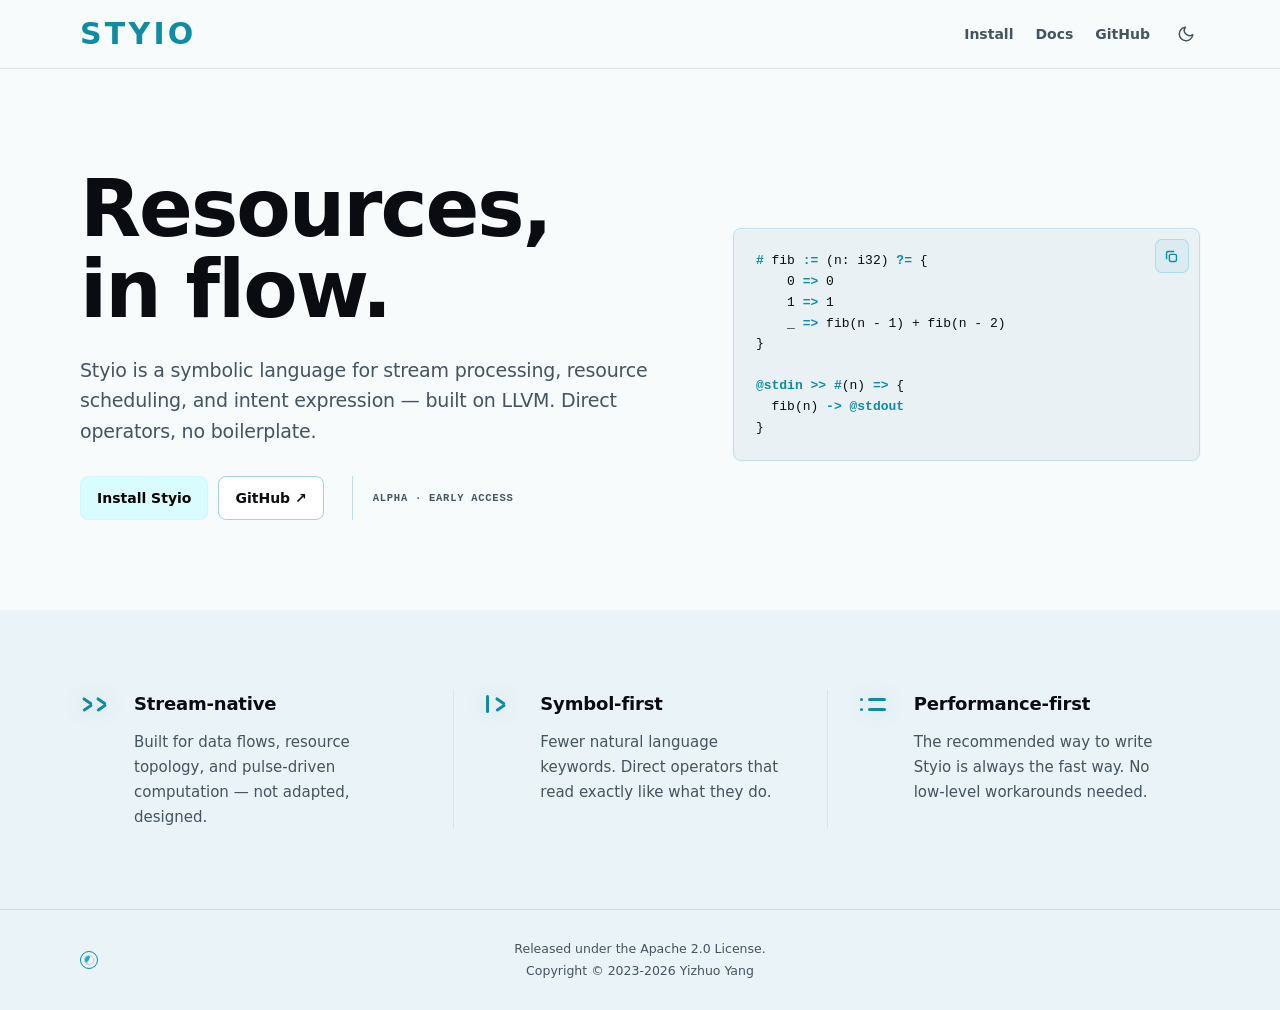
<file: index.html>
<!doctype html>
<html lang="en">
  <head>
    <meta charset="utf-8">
    <meta name="viewport" content="width=device-width, initial-scale=1">
    <title>Styio</title>
    <meta name="description" content="Styio &mdash; a programming language built to be avant-garde, comfortable, and uncompromising.">
    <link rel="icon" href="/assets/styio-mark.svg?v=cool" type="image/svg+xml">
    <link rel="stylesheet" href="/styles.css">
    <script>(function(){var a=['cool','cool-dark'];var t=localStorage.getItem('styio-theme');if(a.indexOf(t)<0)t=(window.matchMedia&&window.matchMedia('(prefers-color-scheme: light)').matches)?'cool':'cool-dark';document.documentElement.setAttribute('data-theme',t);}());</script>
  </head>
  <body>
    <header class="site-header">
      <div class="header-inner">
        <a class="brand" href="/">
          <img src="/assets/styio-logo.svg" alt="Styio">
        </a>
        <nav class="nav" aria-label="Primary navigation">
          <a href="/docs/install.html">Install</a>
          <a href="/docs/">Docs</a>
          <a href="https://github.com/eBioRing/styio.io">GitHub</a>
          <button class="theme-toggle" id="theme-toggle" type="button" aria-label="Toggle color scheme">
            <svg class="icon-sun" viewBox="0 0 24 24" aria-hidden="true" focusable="false"><circle cx="12" cy="12" r="4"></circle><line x1="12" y1="2" x2="12" y2="4"></line><line x1="12" y1="20" x2="12" y2="22"></line><line x1="4.22" y1="4.22" x2="5.64" y2="5.64"></line><line x1="18.36" y1="18.36" x2="19.78" y2="19.78"></line><line x1="2" y1="12" x2="4" y2="12"></line><line x1="20" y1="12" x2="22" y2="12"></line><line x1="4.22" y1="19.78" x2="5.64" y2="18.36"></line><line x1="18.36" y1="5.64" x2="19.78" y2="4.22"></line></svg>
            <svg class="icon-moon" viewBox="0 0 24 24" aria-hidden="true" focusable="false"><path d="M21 12.79A9 9 0 1 1 11.21 3 7 7 0 0 0 21 12.79z"></path></svg>
          </button>
        </nav>
      </div>
    </header>

    <main>
      <section class="hero">
        <div class="wrap hero-grid">
          <div>
            <h1>Resources,<br>in flow.</h1>
            <p>
              Styio is a symbolic language for stream processing, resource scheduling,
              and intent expression &mdash; built on LLVM. Direct operators, no boilerplate.
            </p>
            <div class="actions">
              <a class="button primary" href="/docs/install.html">Install Styio</a>
              <a class="button" href="https://github.com/eBioRing/styio">GitHub &nearr;</a>
              <span class="hero-eyebrow">Alpha &middot; Early Access</span>
            </div>
          </div>
          <pre class="hero-code" aria-label="Styio Fibonacci stream example"><code># fib := (n: i32) ?= {
    0 => 0
    1 => 1
    _ => fib(n - 1) + fib(n - 2)
}

@stdin >> #(n) => {
  fib(n) -> @stdout
}</code></pre>
        </div>
      </section>

      <section class="pillars-section">
        <div class="wrap">
          <div class="pillars">
            <div class="pillar">
              <div class="pillar-heading">
                <div class="pillar-glyph operator-mark operator-pipe" aria-hidden="true">
                  <span class="operator-chevron" aria-hidden="true"></span>
                  <span class="operator-chevron" aria-hidden="true"></span>
                </div>
                <h3>Stream-native</h3>
              </div>
              <div class="pillar-copy">
                <p>Built for data flows, resource topology, and pulse-driven computation &mdash; not adapted, designed.</p>
              </div>
            </div>
            <div class="pillar">
              <div class="pillar-heading">
                <div class="pillar-glyph operator-mark operator-yield" aria-hidden="true">
                  <span class="operator-stem" aria-hidden="true"></span>
                  <span class="operator-chevron" aria-hidden="true"></span>
                </div>
                <h3>Symbol-first</h3>
              </div>
              <div class="pillar-copy">
                <p>Fewer natural language keywords. Direct operators that read exactly like what they do.</p>
              </div>
            </div>
            <div class="pillar">
              <div class="pillar-heading">
                <div class="pillar-glyph operator-mark operator-bind" aria-hidden="true">
                  <span class="operator-dot" aria-hidden="true"></span>
                  <span class="operator-bar" aria-hidden="true"></span>
                  <span class="operator-dot" aria-hidden="true"></span>
                  <span class="operator-bar" aria-hidden="true"></span>
                </div>
                <h3>Performance-first</h3>
              </div>
              <div class="pillar-copy">
                <p>The recommended way to write Styio is always the fast way. No low-level workarounds needed.</p>
              </div>
            </div>
          </div>
        </div>
      </section>
    </main>

    <footer class="site-footer" data-site-footer></footer>
    <script src="/assets/copy-code.js" defer></script>
    <script src="/assets/site-footer.js" defer></script>
    <script src="/assets/theme-toggle.js" defer></script>
  </body>
</html>
</file>
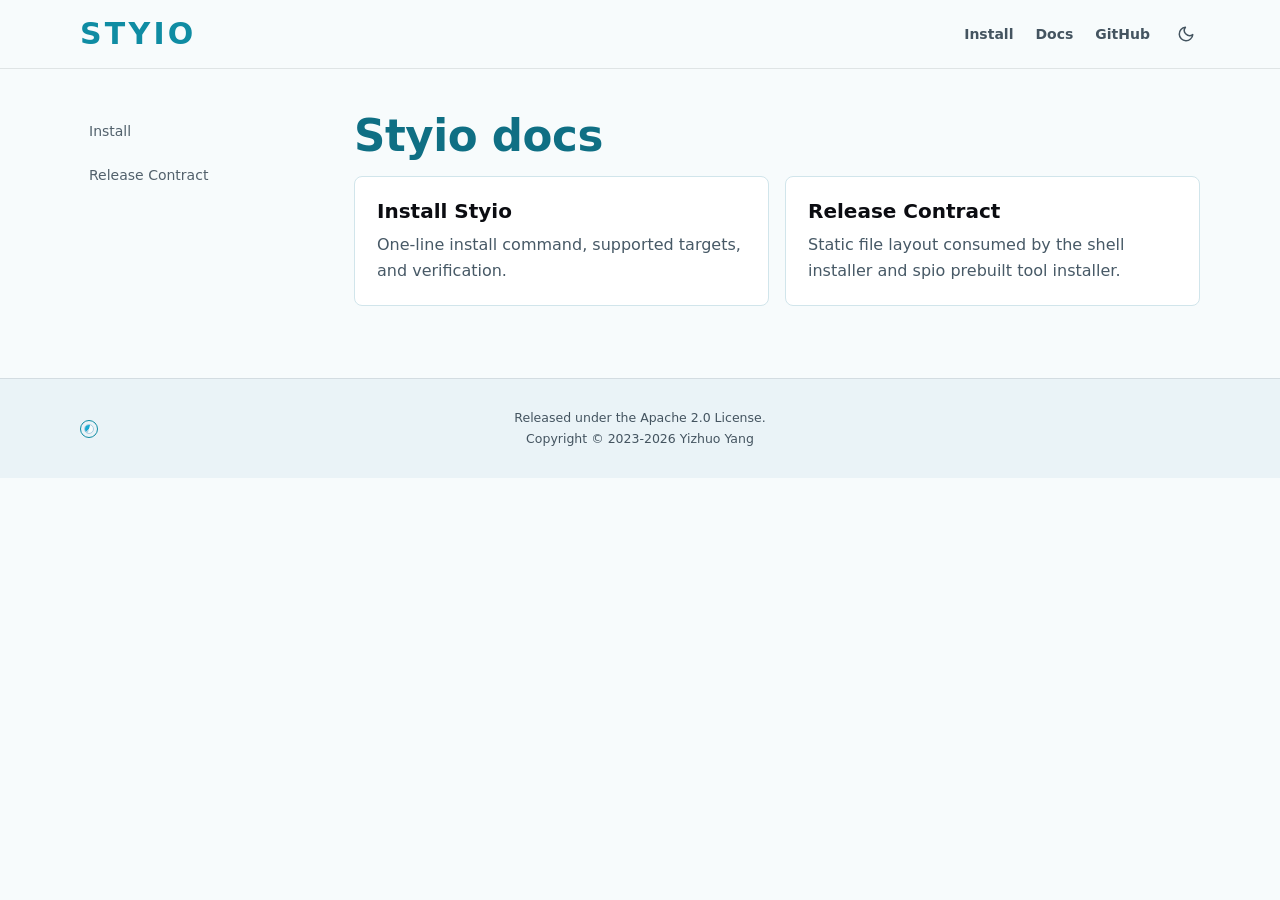
<file: docs/index.html>
<!doctype html>
<html lang="en">
  <head>
    <meta charset="utf-8">
    <meta name="viewport" content="width=device-width, initial-scale=1">
    <title>Docs - Styio</title>
    <meta name="description" content="Styio install, release hosting, and operator documentation.">
    <link rel="icon" href="/assets/styio-mark.svg?v=cool" type="image/svg+xml">
    <link rel="stylesheet" href="/styles.css">
    <script>(function(){var a=['cool','cool-dark'];var t=localStorage.getItem('styio-theme');if(a.indexOf(t)<0)t=(window.matchMedia&&window.matchMedia('(prefers-color-scheme: light)').matches)?'cool':'cool-dark';document.documentElement.setAttribute('data-theme',t);}());</script>
  </head>
  <body>
    <header class="site-header">
      <div class="header-inner">
        <a class="brand" href="/">
          <img src="/assets/styio-logo.svg" alt="Styio">
        </a>
        <nav class="nav" aria-label="Primary navigation">
          <a href="/docs/install.html">Install</a>
          <a href="/docs/">Docs</a>
          <a href="https://github.com/eBioRing/styio.io">GitHub</a>
          <button class="theme-toggle" id="theme-toggle" type="button" aria-label="Toggle color scheme">
            <svg class="icon-sun" viewBox="0 0 24 24" aria-hidden="true" focusable="false"><circle cx="12" cy="12" r="4"></circle><line x1="12" y1="2" x2="12" y2="4"></line><line x1="12" y1="20" x2="12" y2="22"></line><line x1="4.22" y1="4.22" x2="5.64" y2="5.64"></line><line x1="18.36" y1="18.36" x2="19.78" y2="19.78"></line><line x1="2" y1="12" x2="4" y2="12"></line><line x1="20" y1="12" x2="22" y2="12"></line><line x1="4.22" y1="19.78" x2="5.64" y2="18.36"></line><line x1="18.36" y1="5.64" x2="19.78" y2="4.22"></line></svg>
            <svg class="icon-moon" viewBox="0 0 24 24" aria-hidden="true" focusable="false"><path d="M21 12.79A9 9 0 1 1 11.21 3 7 7 0 0 0 21 12.79z"></path></svg>
          </button>
        </nav>
      </div>
    </header>
    <main class="wrap doc-layout">
      <nav class="side-nav" aria-label="Documentation navigation">
        <a href="/docs/install.html">Install</a>
        <a href="/docs/release-root-contract.html">Release Contract</a>
      </nav>
      <article class="doc">
        <h1>Styio docs</h1>
        <div class="grid-2">
          <a class="card" href="/docs/install.html">
            <h3>Install Styio</h3>
            <p>One-line install command, supported targets, and verification.</p>
          </a>
          <a class="card" href="/docs/release-root-contract.html">
            <h3>Release Contract</h3>
            <p>Static file layout consumed by the shell installer and spio prebuilt tool installer.</p>
          </a>
        </div>
      </article>
    </main>
    <footer class="site-footer" data-site-footer></footer>
    <script src="/assets/copy-code.js" defer></script>
    <script src="/assets/site-footer.js" defer></script>
    <script src="/assets/theme-toggle.js" defer></script>
  </body>
</html>
</file>
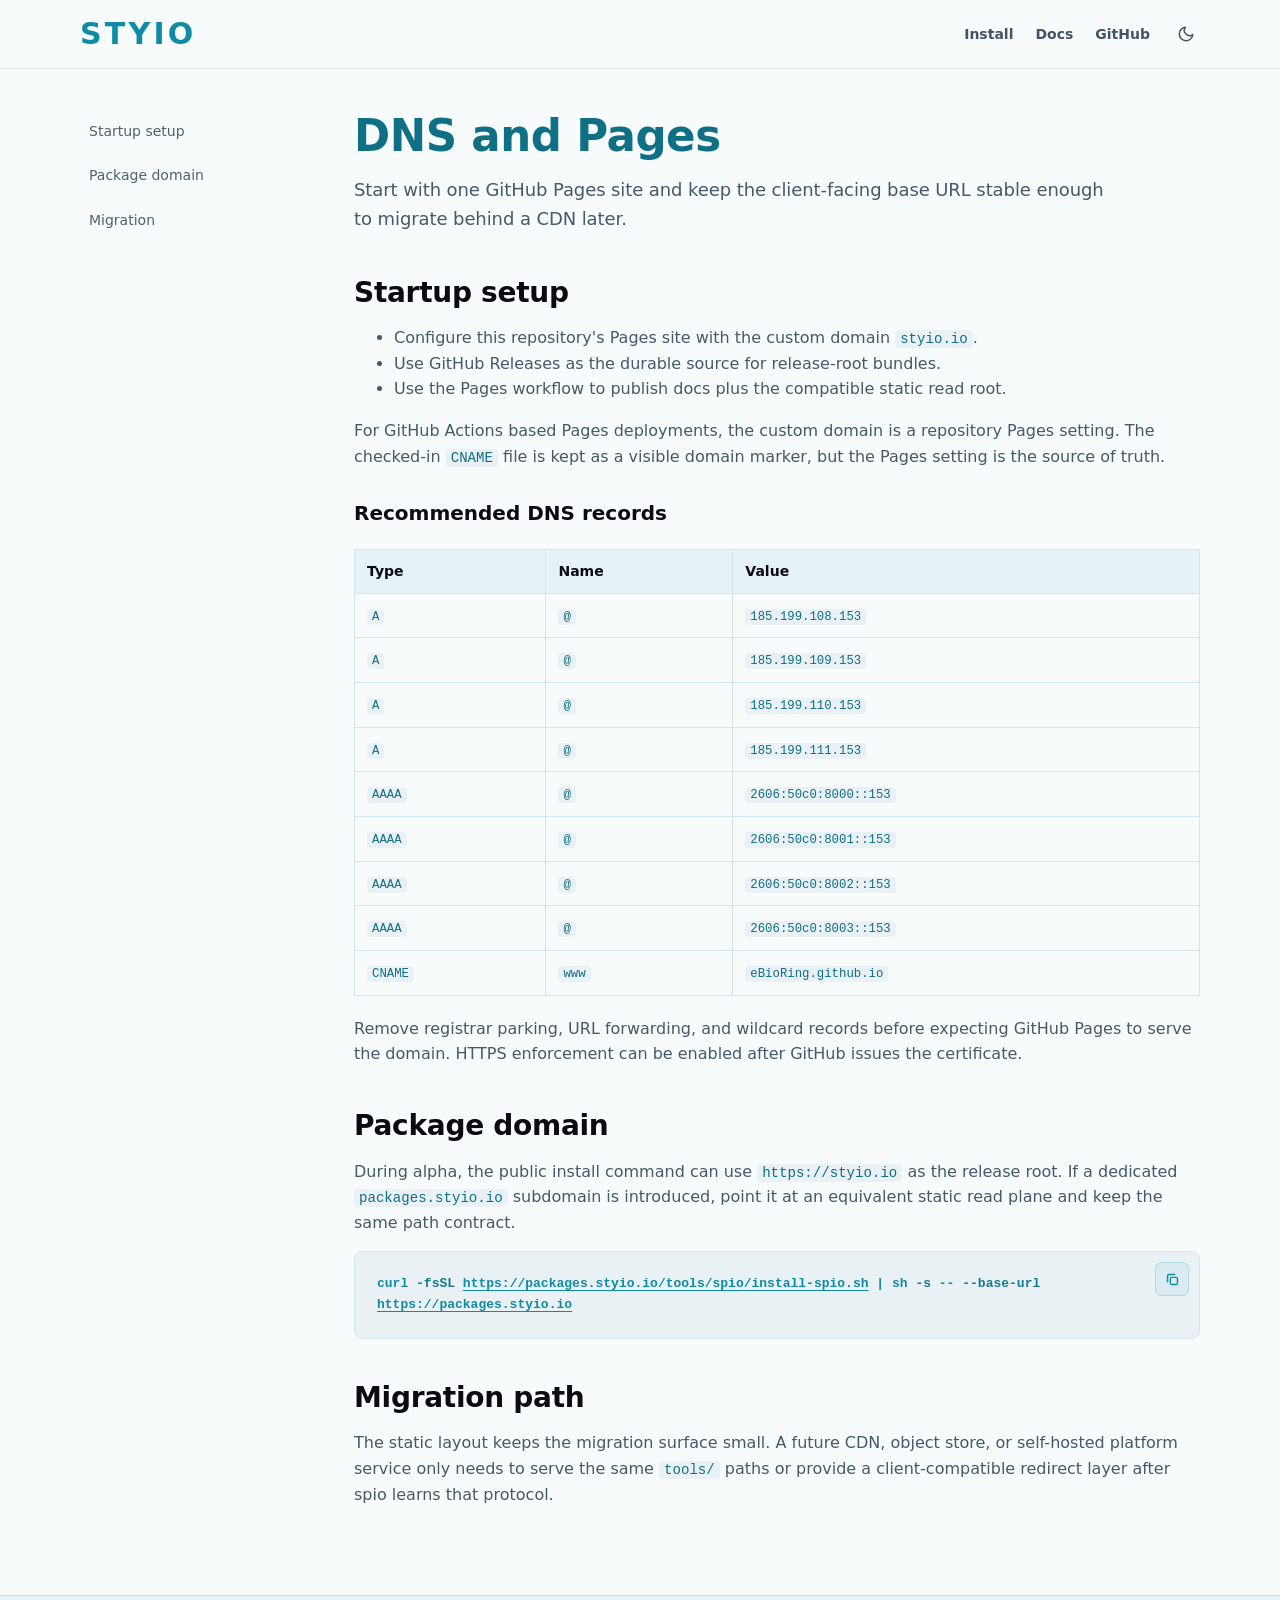
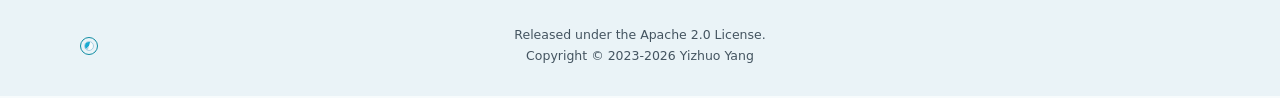
<file: docs/dns-and-pages.html>
<!doctype html>
<html lang="en">
  <head>
    <meta charset="utf-8">
    <meta name="viewport" content="width=device-width, initial-scale=1">
    <title>DNS and Pages - Styio</title>
    <meta name="description" content="Domain setup guidance for styio.io and Styio package hosting.">
    <link rel="icon" href="/assets/styio-mark.svg?v=cool" type="image/svg+xml">
    <link rel="stylesheet" href="/styles.css">
    <script>(function(){var a=['cool','cool-dark'];var t=localStorage.getItem('styio-theme');if(a.indexOf(t)<0)t=(window.matchMedia&&window.matchMedia('(prefers-color-scheme: light)').matches)?'cool':'cool-dark';document.documentElement.setAttribute('data-theme',t);}());</script>
  </head>
  <body>
    <header class="site-header">
      <div class="header-inner">
        <a class="brand" href="/">
          <img src="/assets/styio-logo.svg" alt="Styio">
        </a>
        <nav class="nav" aria-label="Primary navigation">
          <a href="/docs/install.html">Install</a>
          <a href="/docs/">Docs</a>
          <a href="https://github.com/eBioRing/styio.io">GitHub</a>
          <button class="theme-toggle" id="theme-toggle" type="button" aria-label="Toggle color scheme">
            <svg class="icon-sun" viewBox="0 0 24 24" aria-hidden="true" focusable="false"><circle cx="12" cy="12" r="4"></circle><line x1="12" y1="2" x2="12" y2="4"></line><line x1="12" y1="20" x2="12" y2="22"></line><line x1="4.22" y1="4.22" x2="5.64" y2="5.64"></line><line x1="18.36" y1="18.36" x2="19.78" y2="19.78"></line><line x1="2" y1="12" x2="4" y2="12"></line><line x1="20" y1="12" x2="22" y2="12"></line><line x1="4.22" y1="19.78" x2="5.64" y2="18.36"></line><line x1="18.36" y1="5.64" x2="19.78" y2="4.22"></line></svg>
            <svg class="icon-moon" viewBox="0 0 24 24" aria-hidden="true" focusable="false"><path d="M21 12.79A9 9 0 1 1 11.21 3 7 7 0 0 0 21 12.79z"></path></svg>
          </button>
        </nav>
      </div>
    </header>
    <main class="wrap doc-layout">
      <nav class="side-nav" aria-label="Documentation navigation">
        <a href="#start">Startup setup</a>
        <a href="#packages">Package domain</a>
        <a href="#migration">Migration</a>
      </nav>
      <article class="doc">
        <h1>DNS and Pages</h1>
        <p class="doc-lede">
          Start with one GitHub Pages site and keep the client-facing base URL
          stable enough to migrate behind a CDN later.
        </p>

        <h2 id="start">Startup setup</h2>
        <ul>
          <li>Configure this repository's Pages site with the custom domain <code>styio.io</code>.</li>
          <li>Use GitHub Releases as the durable source for release-root bundles.</li>
          <li>Use the Pages workflow to publish docs plus the compatible static read root.</li>
        </ul>
        <p>
          For GitHub Actions based Pages deployments, the custom domain is a
          repository Pages setting. The checked-in <code>CNAME</code> file is
          kept as a visible domain marker, but the Pages setting is the source
          of truth.
        </p>

        <h3>Recommended DNS records</h3>
        <table>
          <thead>
            <tr>
              <th>Type</th>
              <th>Name</th>
              <th>Value</th>
            </tr>
          </thead>
          <tbody>
            <tr><td><code>A</code></td><td><code>@</code></td><td><code>185.199.108.153</code></td></tr>
            <tr><td><code>A</code></td><td><code>@</code></td><td><code>185.199.109.153</code></td></tr>
            <tr><td><code>A</code></td><td><code>@</code></td><td><code>185.199.110.153</code></td></tr>
            <tr><td><code>A</code></td><td><code>@</code></td><td><code>185.199.111.153</code></td></tr>
            <tr><td><code>AAAA</code></td><td><code>@</code></td><td><code>2606:50c0:8000::153</code></td></tr>
            <tr><td><code>AAAA</code></td><td><code>@</code></td><td><code>2606:50c0:8001::153</code></td></tr>
            <tr><td><code>AAAA</code></td><td><code>@</code></td><td><code>2606:50c0:8002::153</code></td></tr>
            <tr><td><code>AAAA</code></td><td><code>@</code></td><td><code>2606:50c0:8003::153</code></td></tr>
            <tr><td><code>CNAME</code></td><td><code>www</code></td><td><code>eBioRing.github.io</code></td></tr>
          </tbody>
        </table>
        <p>
          Remove registrar parking, URL forwarding, and wildcard records before
          expecting GitHub Pages to serve the domain. HTTPS enforcement can be
          enabled after GitHub issues the certificate.
        </p>

        <h2 id="packages">Package domain</h2>
        <p>
          During alpha, the public install command can use
          <code>https://styio.io</code> as the release root. If a dedicated
          <code>packages.styio.io</code> subdomain is introduced, point it at
          an equivalent static read plane and keep the same path contract.
        </p>
        <pre><code>curl -fsSL https://packages.styio.io/tools/spio/install-spio.sh | sh -s -- --base-url https://packages.styio.io</code></pre>

        <h2 id="migration">Migration path</h2>
        <p>
          The static layout keeps the migration surface small. A future CDN,
          object store, or self-hosted platform service only needs to serve the
          same <code>tools/</code> paths or provide a client-compatible redirect
          layer after spio learns that protocol.
        </p>
      </article>
    </main>
    <footer class="site-footer" data-site-footer></footer>
    <script src="/assets/copy-code.js" defer></script>
    <script src="/assets/site-footer.js" defer></script>
    <script src="/assets/theme-toggle.js" defer></script>
  </body>
</html>
</file>
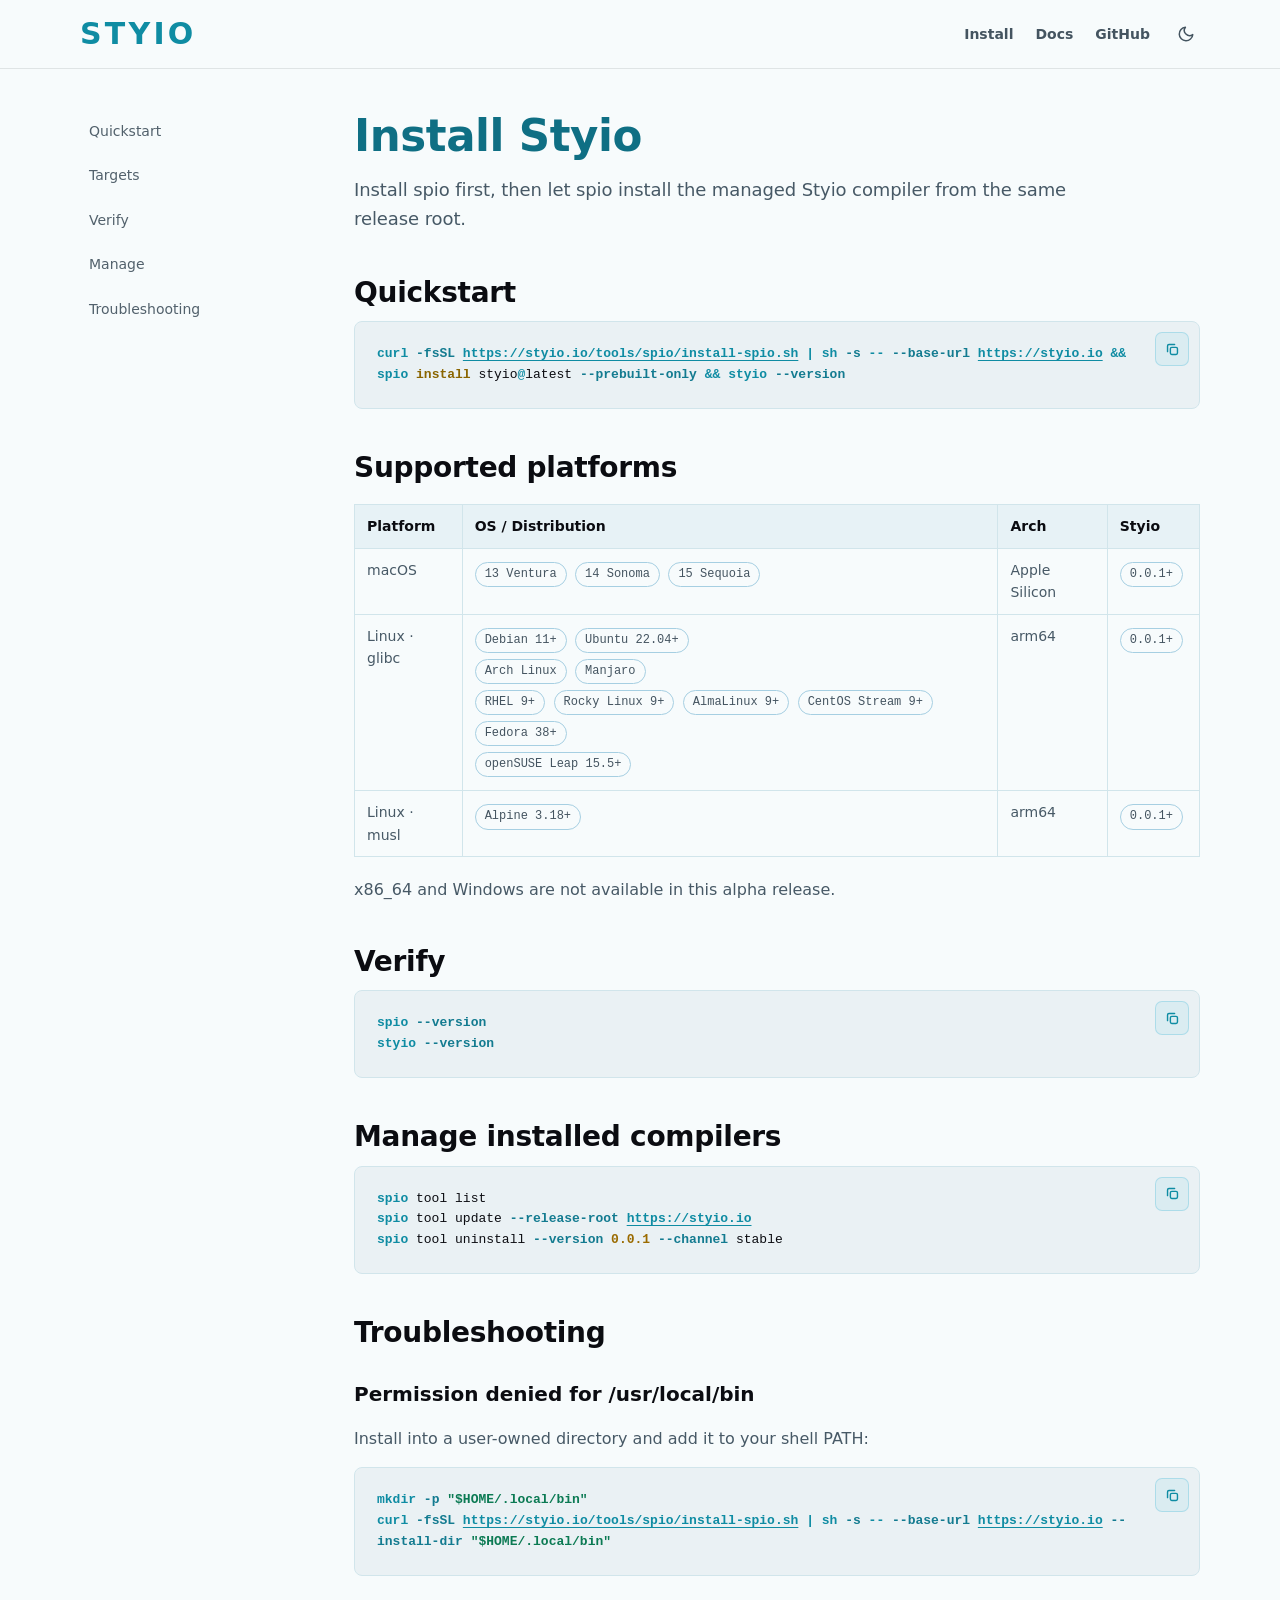
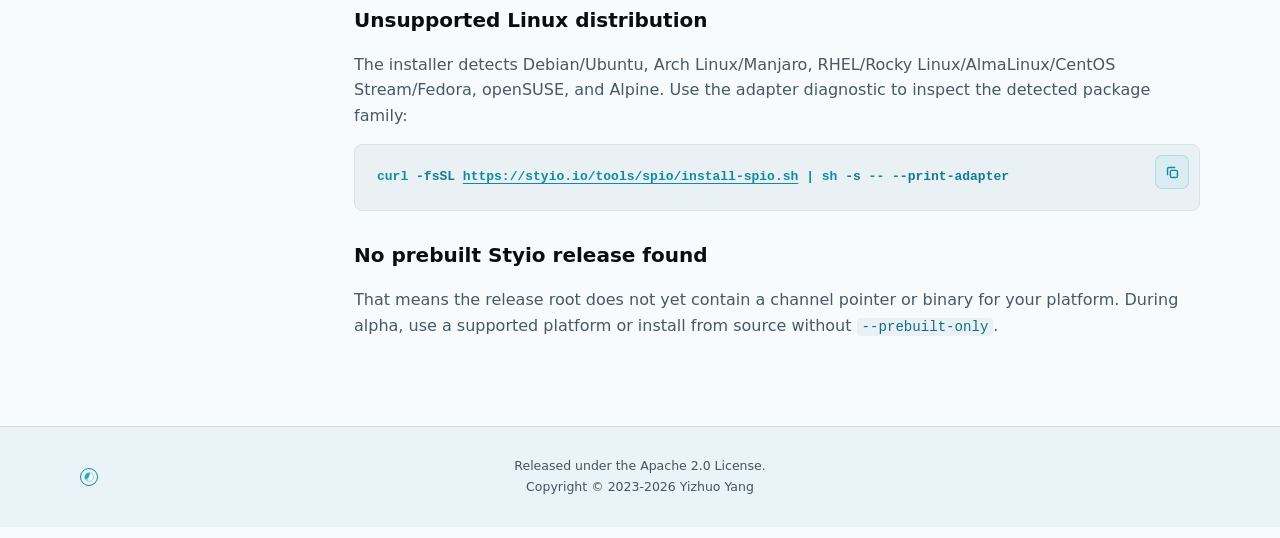
<file: docs/install.html>
<!doctype html>
<html lang="en">
  <head>
    <meta charset="utf-8">
    <meta name="viewport" content="width=device-width, initial-scale=1">
    <title>Install Styio</title>
    <meta name="description" content="Install spio and the Styio compiler from the public release root.">
    <link rel="icon" href="/assets/styio-mark.svg?v=cool" type="image/svg+xml">
    <link rel="stylesheet" href="/styles.css">
    <script>(function(){var a=['cool','cool-dark'];var t=localStorage.getItem('styio-theme');if(a.indexOf(t)<0)t=(window.matchMedia&&window.matchMedia('(prefers-color-scheme: light)').matches)?'cool':'cool-dark';document.documentElement.setAttribute('data-theme',t);}());</script>
  </head>
  <body>
    <header class="site-header">
      <div class="header-inner">
        <a class="brand" href="/">
          <img src="/assets/styio-logo.svg" alt="Styio">
        </a>
        <nav class="nav" aria-label="Primary navigation">
          <a href="/docs/install.html">Install</a>
          <a href="/docs/">Docs</a>
          <a href="https://github.com/eBioRing/styio.io">GitHub</a>
          <button class="theme-toggle" id="theme-toggle" type="button" aria-label="Toggle color scheme">
            <svg class="icon-sun" viewBox="0 0 24 24" aria-hidden="true" focusable="false"><circle cx="12" cy="12" r="4"></circle><line x1="12" y1="2" x2="12" y2="4"></line><line x1="12" y1="20" x2="12" y2="22"></line><line x1="4.22" y1="4.22" x2="5.64" y2="5.64"></line><line x1="18.36" y1="18.36" x2="19.78" y2="19.78"></line><line x1="2" y1="12" x2="4" y2="12"></line><line x1="20" y1="12" x2="22" y2="12"></line><line x1="4.22" y1="19.78" x2="5.64" y2="18.36"></line><line x1="18.36" y1="5.64" x2="19.78" y2="4.22"></line></svg>
            <svg class="icon-moon" viewBox="0 0 24 24" aria-hidden="true" focusable="false"><path d="M21 12.79A9 9 0 1 1 11.21 3 7 7 0 0 0 21 12.79z"></path></svg>
          </button>
        </nav>
      </div>
    </header>
    <main class="wrap doc-layout">
      <nav class="side-nav" aria-label="Documentation navigation">
        <a href="#quickstart">Quickstart</a>
        <a href="#targets">Targets</a>
        <a href="#verify">Verify</a>
        <a href="#manage">Manage</a>
        <a href="#troubleshooting">Troubleshooting</a>
      </nav>
      <article class="doc">
        <h1>Install Styio</h1>
        <p class="doc-lede">
          Install spio first, then let spio install the managed Styio compiler
          from the same release root.
        </p>

        <h2 id="quickstart">Quickstart</h2>
        <pre><code>curl -fsSL https://styio.io/tools/spio/install-spio.sh | sh -s -- --base-url https://styio.io && spio install styio@latest --prebuilt-only && styio --version</code></pre>


        <h2 id="targets">Supported platforms</h2>
        <table>
          <thead>
            <tr>
              <th>Platform</th>
              <th>OS / Distribution</th>
              <th>Arch</th>
              <th>Styio</th>
            </tr>
          </thead>
          <tbody>
            <tr>
              <td>macOS</td>
              <td>
                <span class="tag">13 Ventura</span>
                <span class="tag">14 Sonoma</span>
                <span class="tag">15 Sequoia</span>
              </td>
              <td>Apple Silicon</td>
              <td><span class="tag">0.0.1+</span></td>
            </tr>
            <tr>
              <td>Linux &middot; glibc</td>
              <td>
                <span class="tag">Debian 11+</span> <span class="tag">Ubuntu 22.04+</span><br>
                <span class="tag">Arch Linux</span> <span class="tag">Manjaro</span><br>
                <span class="tag">RHEL 9+</span> <span class="tag">Rocky Linux 9+</span> <span class="tag">AlmaLinux 9+</span> <span class="tag">CentOS Stream 9+</span> <span class="tag">Fedora 38+</span><br>
                <span class="tag">openSUSE Leap 15.5+</span>
              </td>
              <td>arm64</td>
              <td><span class="tag">0.0.1+</span></td>
            </tr>
            <tr>
              <td>Linux &middot; musl</td>
              <td><span class="tag">Alpine 3.18+</span></td>
              <td>arm64</td>
              <td><span class="tag">0.0.1+</span></td>
            </tr>
          </tbody>
        </table>
        <p>x86_64 and Windows are not available in this alpha release.</p>

        <h2 id="verify">Verify</h2>
        <pre><code>spio --version
styio --version</code></pre>

        <h2 id="manage">Manage installed compilers</h2>
        <pre><code>spio tool list
spio tool update --release-root https://styio.io
spio tool uninstall --version 0.0.1 --channel stable</code></pre>

        <h2 id="troubleshooting">Troubleshooting</h2>
        <h3>Permission denied for /usr/local/bin</h3>
        <p>
          Install into a user-owned directory and add it to your shell PATH:
        </p>
        <pre><code>mkdir -p "$HOME/.local/bin"
curl -fsSL https://styio.io/tools/spio/install-spio.sh | sh -s -- --base-url https://styio.io --install-dir "$HOME/.local/bin"</code></pre>

        <h3>Unsupported Linux distribution</h3>
        <p>
          The installer detects Debian/Ubuntu, Arch Linux/Manjaro, RHEL/Rocky Linux/AlmaLinux/CentOS Stream/Fedora, openSUSE, and Alpine.
          Use the adapter diagnostic to inspect the detected package family:
        </p>
        <pre><code>curl -fsSL https://styio.io/tools/spio/install-spio.sh | sh -s -- --print-adapter</code></pre>

        <h3>No prebuilt Styio release found</h3>
        <p>
          That means the release root does not yet contain a channel pointer or
          binary for your platform. During alpha, use a supported platform or
          install from source without <code>--prebuilt-only</code>.
        </p>
      </article>
    </main>
    <footer class="site-footer" data-site-footer></footer>
    <script src="/assets/copy-code.js" defer></script>
    <script src="/assets/site-footer.js" defer></script>
    <script src="/assets/theme-toggle.js" defer></script>
  </body>
</html>
</file>
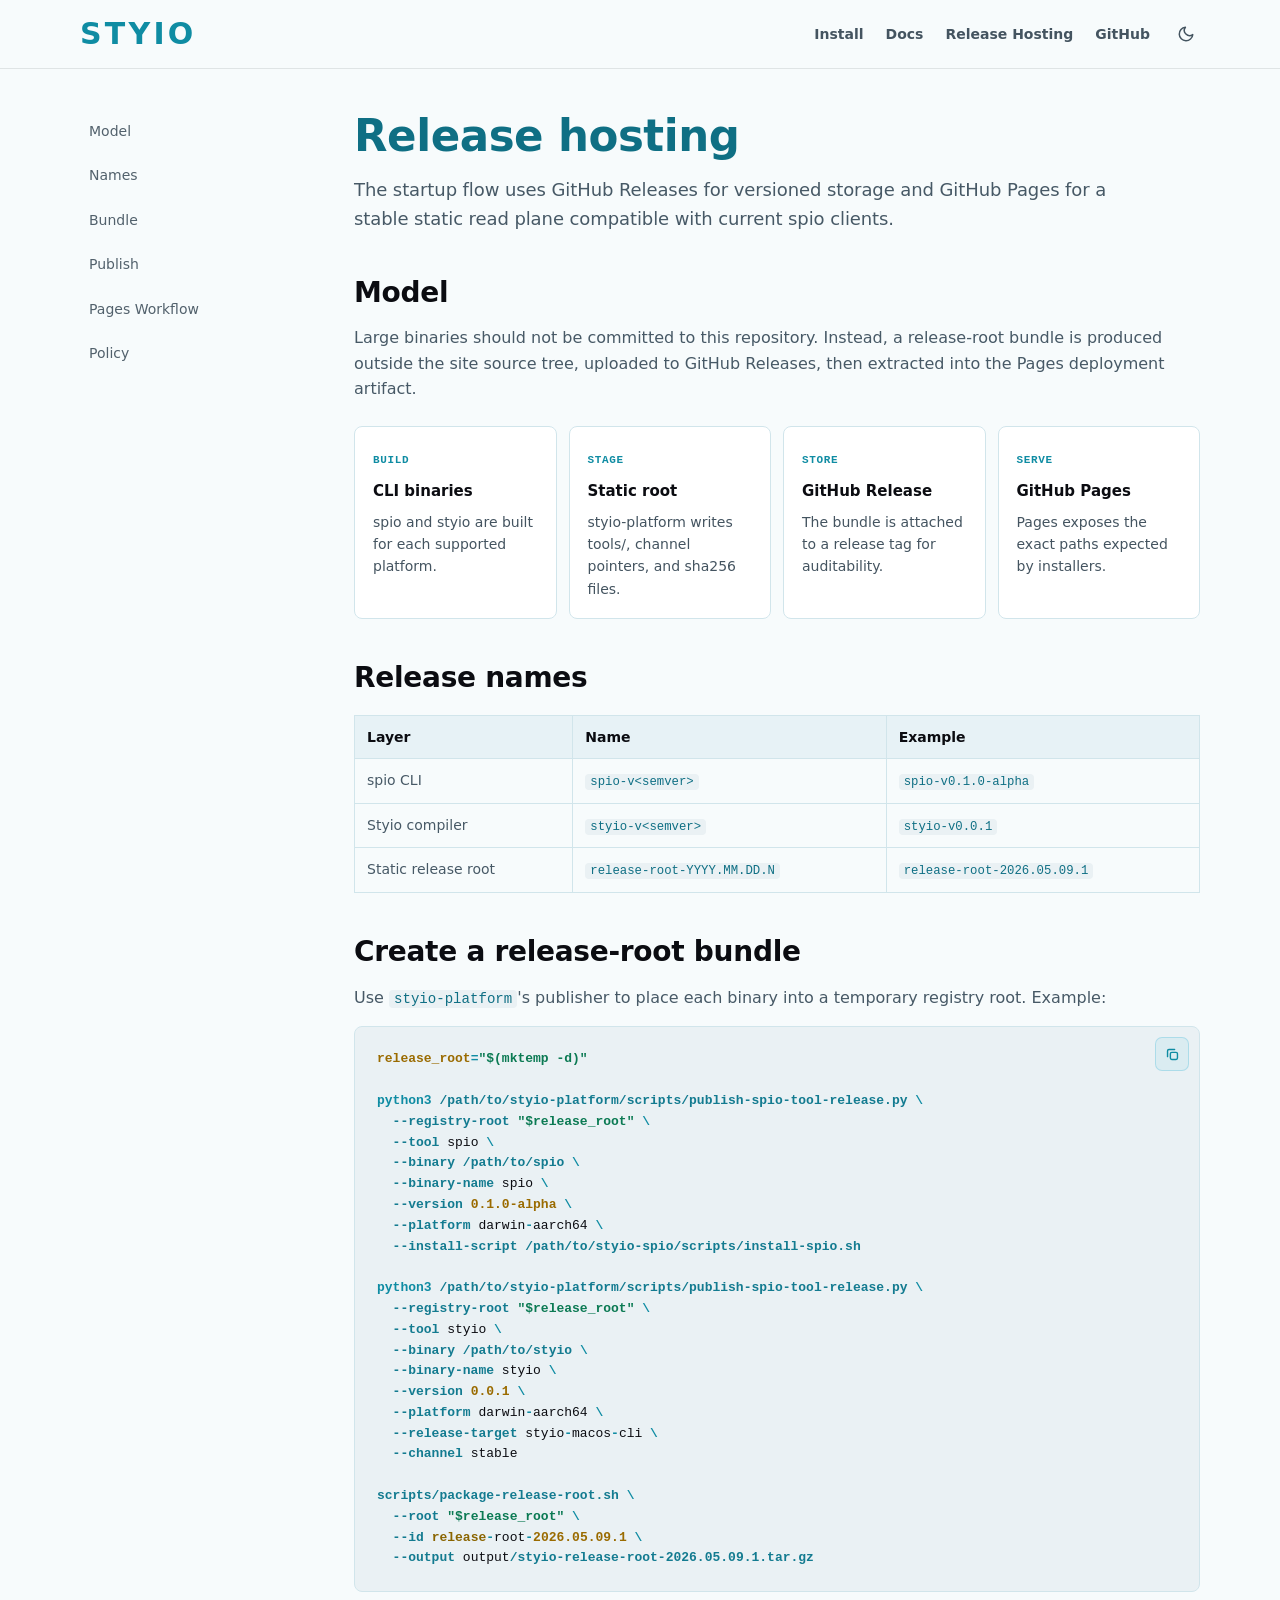
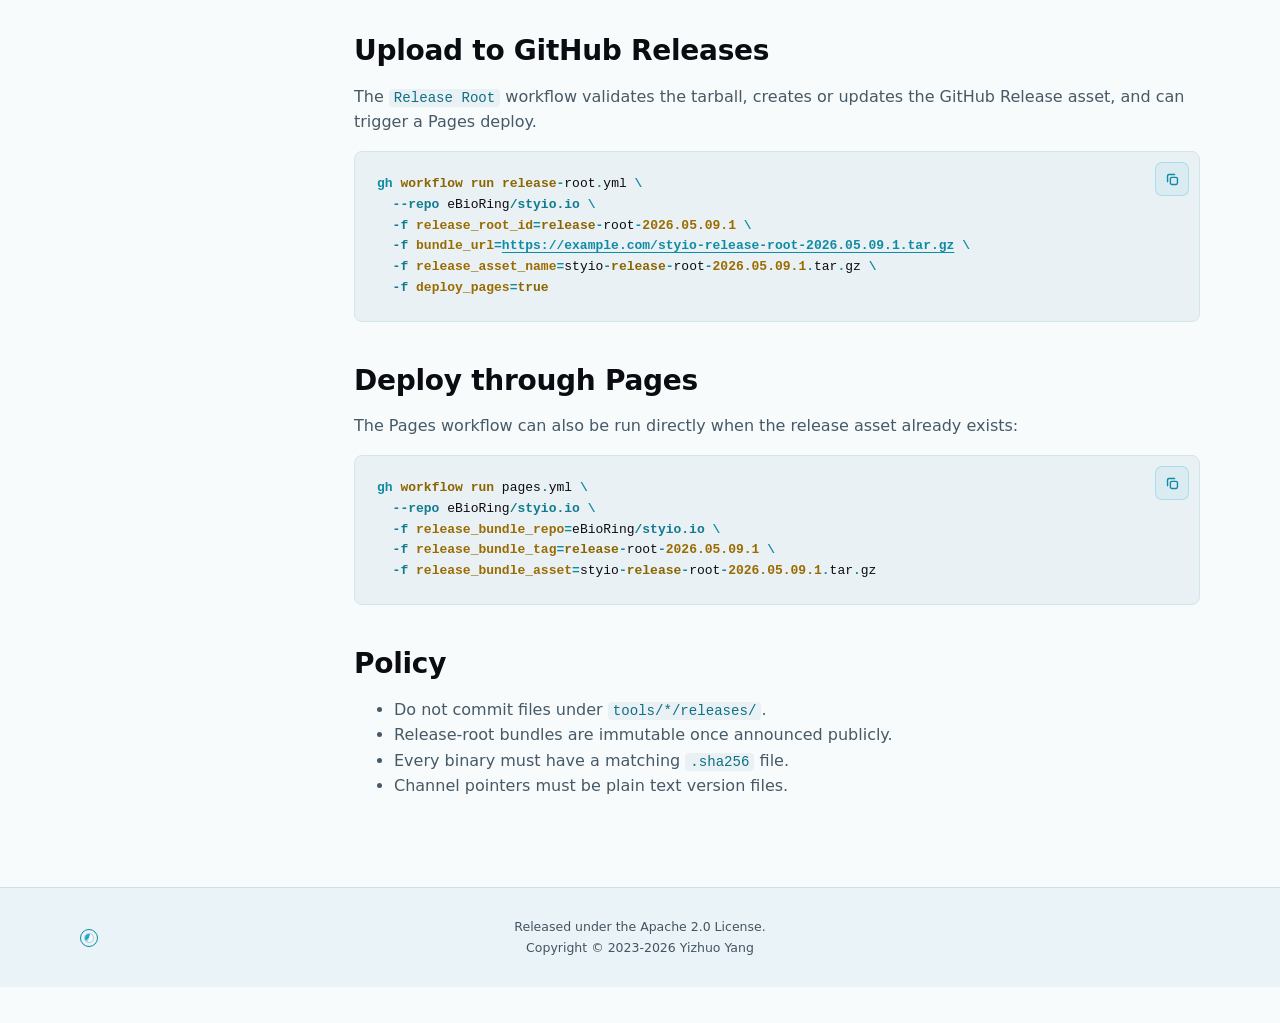
<file: docs/release-hosting.html>
<!doctype html>
<html lang="en">
  <head>
    <meta charset="utf-8">
    <meta name="viewport" content="width=device-width, initial-scale=1">
    <title>Release Hosting - Styio</title>
    <meta name="description" content="Publish Styio release-root bundles through GitHub Releases and GitHub Pages.">
    <link rel="icon" href="/assets/styio-mark.svg?v=cool" type="image/svg+xml">
    <link rel="stylesheet" href="/styles.css">
    <script>(function(){var a=['cool','cool-dark'];var t=localStorage.getItem('styio-theme');if(a.indexOf(t)<0)t=(window.matchMedia&&window.matchMedia('(prefers-color-scheme: light)').matches)?'cool':'cool-dark';document.documentElement.setAttribute('data-theme',t);}());</script>
  </head>
  <body>
    <header class="site-header">
      <div class="header-inner">
        <a class="brand" href="/">
          <img src="/assets/styio-logo.svg" alt="Styio">
        </a>
        <nav class="nav" aria-label="Primary navigation">
          <a href="/docs/install.html">Install</a>
          <a href="/docs/">Docs</a>
          <a href="/docs/release-hosting.html">Release Hosting</a>
          <a href="https://github.com/eBioRing/styio.io">GitHub</a>
          <button class="theme-toggle" id="theme-toggle" type="button" aria-label="Toggle color scheme">
            <svg class="icon-sun" viewBox="0 0 24 24" aria-hidden="true" focusable="false"><circle cx="12" cy="12" r="4"></circle><line x1="12" y1="2" x2="12" y2="4"></line><line x1="12" y1="20" x2="12" y2="22"></line><line x1="4.22" y1="4.22" x2="5.64" y2="5.64"></line><line x1="18.36" y1="18.36" x2="19.78" y2="19.78"></line><line x1="2" y1="12" x2="4" y2="12"></line><line x1="20" y1="12" x2="22" y2="12"></line><line x1="4.22" y1="19.78" x2="5.64" y2="18.36"></line><line x1="18.36" y1="5.64" x2="19.78" y2="4.22"></line></svg>
            <svg class="icon-moon" viewBox="0 0 24 24" aria-hidden="true" focusable="false"><path d="M21 12.79A9 9 0 1 1 11.21 3 7 7 0 0 0 21 12.79z"></path></svg>
          </button>
        </nav>
      </div>
    </header>
    <main class="wrap doc-layout">
      <nav class="side-nav" aria-label="Documentation navigation">
        <a href="#model">Model</a>
        <a href="#names">Names</a>
        <a href="#bundle">Bundle</a>
        <a href="#publish">Publish</a>
        <a href="#workflow">Pages Workflow</a>
        <a href="#policy">Policy</a>
      </nav>
      <article class="doc">
        <h1>Release hosting</h1>
        <p class="doc-lede">
          The startup flow uses GitHub Releases for versioned storage and
          GitHub Pages for a stable static read plane compatible with current
          spio clients.
        </p>

        <h2 id="model">Model</h2>
        <p>
          Large binaries should not be committed to this repository. Instead,
          a release-root bundle is produced outside the site source tree,
          uploaded to GitHub Releases, then extracted into the Pages deployment
          artifact.
        </p>
        <div class="pipeline">
          <div class="step">
            <small>Build</small>
            <strong>CLI binaries</strong>
            <span>spio and styio are built for each supported platform.</span>
          </div>
          <div class="step">
            <small>Stage</small>
            <strong>Static root</strong>
            <span>styio-platform writes tools/, channel pointers, and sha256 files.</span>
          </div>
          <div class="step">
            <small>Store</small>
            <strong>GitHub Release</strong>
            <span>The bundle is attached to a release tag for auditability.</span>
          </div>
          <div class="step">
            <small>Serve</small>
            <strong>GitHub Pages</strong>
            <span>Pages exposes the exact paths expected by installers.</span>
          </div>
        </div>

        <h2 id="names">Release names</h2>
        <table>
          <thead>
            <tr>
              <th>Layer</th>
              <th>Name</th>
              <th>Example</th>
            </tr>
          </thead>
          <tbody>
            <tr>
              <td>spio CLI</td>
              <td><code>spio-v&lt;semver&gt;</code></td>
              <td><code>spio-v0.1.0-alpha</code></td>
            </tr>
            <tr>
              <td>Styio compiler</td>
              <td><code>styio-v&lt;semver&gt;</code></td>
              <td><code>styio-v0.0.1</code></td>
            </tr>
            <tr>
              <td>Static release root</td>
              <td><code>release-root-YYYY.MM.DD.N</code></td>
              <td><code>release-root-2026.05.09.1</code></td>
            </tr>
          </tbody>
        </table>

        <h2 id="bundle">Create a release-root bundle</h2>
        <p>
          Use <code>styio-platform</code>'s publisher to place each binary into
          a temporary registry root. Example:
        </p>
        <pre><code>release_root="$(mktemp -d)"

python3 /path/to/styio-platform/scripts/publish-spio-tool-release.py \
  --registry-root "$release_root" \
  --tool spio \
  --binary /path/to/spio \
  --binary-name spio \
  --version 0.1.0-alpha \
  --platform darwin-aarch64 \
  --install-script /path/to/styio-spio/scripts/install-spio.sh

python3 /path/to/styio-platform/scripts/publish-spio-tool-release.py \
  --registry-root "$release_root" \
  --tool styio \
  --binary /path/to/styio \
  --binary-name styio \
  --version 0.0.1 \
  --platform darwin-aarch64 \
  --release-target styio-macos-cli \
  --channel stable

scripts/package-release-root.sh \
  --root "$release_root" \
  --id release-root-2026.05.09.1 \
  --output output/styio-release-root-2026.05.09.1.tar.gz</code></pre>

        <h2 id="publish">Upload to GitHub Releases</h2>
        <p>
          The <code>Release Root</code> workflow validates the tarball, creates
          or updates the GitHub Release asset, and can trigger a Pages deploy.
        </p>
        <pre><code>gh workflow run release-root.yml \
  --repo eBioRing/styio.io \
  -f release_root_id=release-root-2026.05.09.1 \
  -f bundle_url=https://example.com/styio-release-root-2026.05.09.1.tar.gz \
  -f release_asset_name=styio-release-root-2026.05.09.1.tar.gz \
  -f deploy_pages=true</code></pre>

        <h2 id="workflow">Deploy through Pages</h2>
        <p>
          The Pages workflow can also be run directly when the release asset
          already exists:
        </p>
        <pre><code>gh workflow run pages.yml \
  --repo eBioRing/styio.io \
  -f release_bundle_repo=eBioRing/styio.io \
  -f release_bundle_tag=release-root-2026.05.09.1 \
  -f release_bundle_asset=styio-release-root-2026.05.09.1.tar.gz</code></pre>

        <h2 id="policy">Policy</h2>
        <ul>
          <li>Do not commit files under <code>tools/*/releases/</code>.</li>
          <li>Release-root bundles are immutable once announced publicly.</li>
          <li>Every binary must have a matching <code>.sha256</code> file.</li>
          <li>Channel pointers must be plain text version files.</li>
        </ul>
      </article>
    </main>
    <footer class="site-footer" data-site-footer></footer>
    <script src="/assets/copy-code.js" defer></script>
    <script src="/assets/site-footer.js" defer></script>
    <script src="/assets/theme-toggle.js" defer></script>
  </body>
</html>
</file>
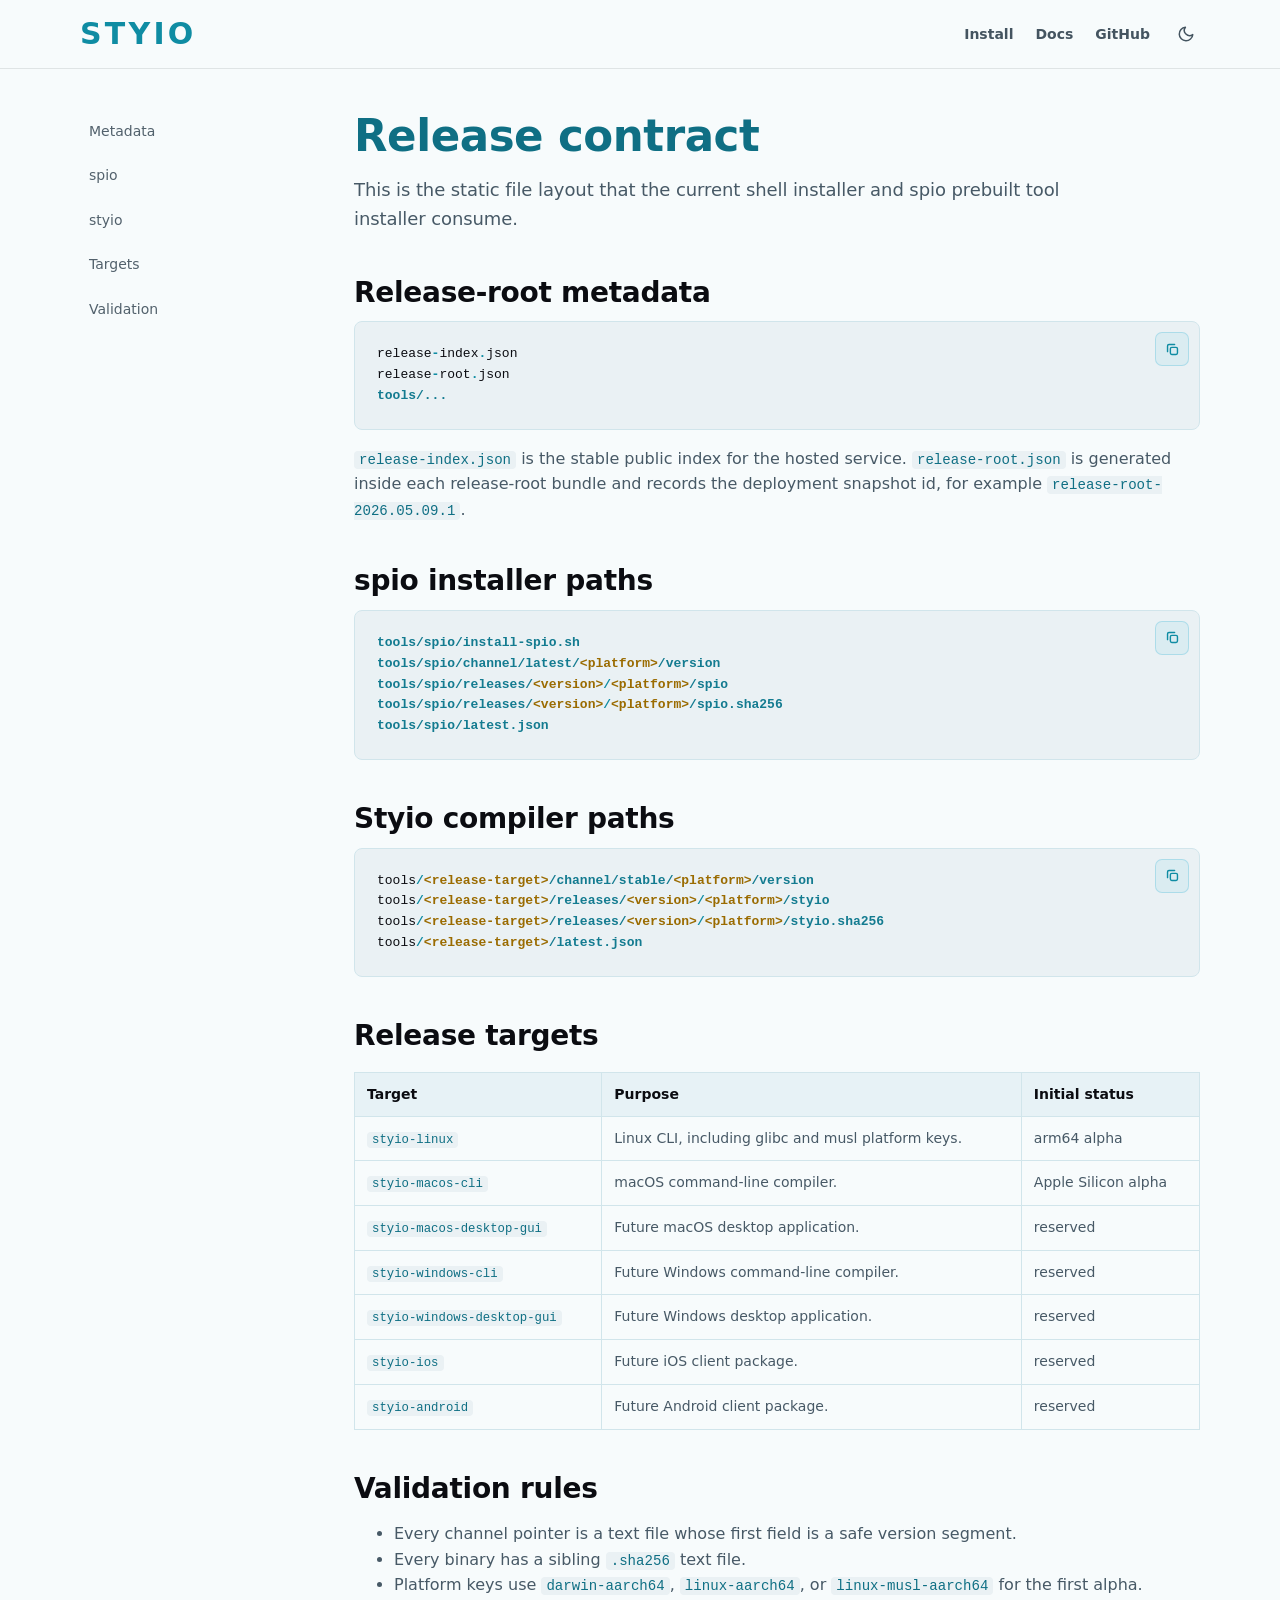
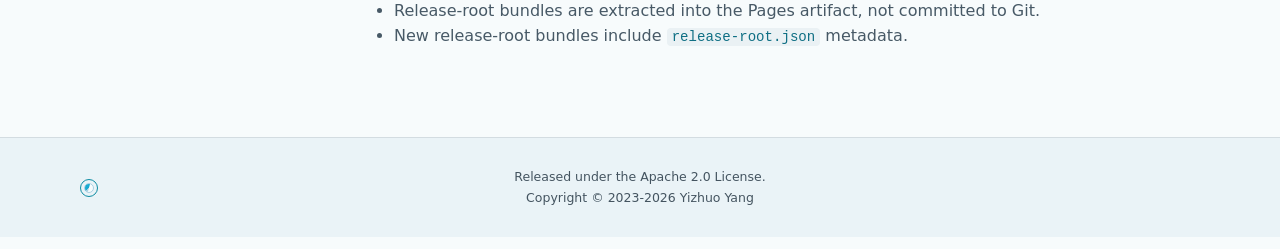
<file: docs/release-root-contract.html>
<!doctype html>
<html lang="en">
  <head>
    <meta charset="utf-8">
    <meta name="viewport" content="width=device-width, initial-scale=1">
    <title>Release Contract - Styio</title>
    <meta name="description" content="Static release-root contract used by spio and Styio tool installs.">
    <link rel="icon" href="/assets/styio-mark.svg?v=cool" type="image/svg+xml">
    <link rel="stylesheet" href="/styles.css">
    <script>(function(){var a=['cool','cool-dark'];var t=localStorage.getItem('styio-theme');if(a.indexOf(t)<0)t=(window.matchMedia&&window.matchMedia('(prefers-color-scheme: light)').matches)?'cool':'cool-dark';document.documentElement.setAttribute('data-theme',t);}());</script>
  </head>
  <body>
    <header class="site-header">
      <div class="header-inner">
        <a class="brand" href="/">
          <img src="/assets/styio-logo.svg" alt="Styio">
        </a>
        <nav class="nav" aria-label="Primary navigation">
          <a href="/docs/install.html">Install</a>
          <a href="/docs/">Docs</a>
          <a href="https://github.com/eBioRing/styio.io">GitHub</a>
          <button class="theme-toggle" id="theme-toggle" type="button" aria-label="Toggle color scheme">
            <svg class="icon-sun" viewBox="0 0 24 24" aria-hidden="true" focusable="false"><circle cx="12" cy="12" r="4"></circle><line x1="12" y1="2" x2="12" y2="4"></line><line x1="12" y1="20" x2="12" y2="22"></line><line x1="4.22" y1="4.22" x2="5.64" y2="5.64"></line><line x1="18.36" y1="18.36" x2="19.78" y2="19.78"></line><line x1="2" y1="12" x2="4" y2="12"></line><line x1="20" y1="12" x2="22" y2="12"></line><line x1="4.22" y1="19.78" x2="5.64" y2="18.36"></line><line x1="18.36" y1="5.64" x2="19.78" y2="4.22"></line></svg>
            <svg class="icon-moon" viewBox="0 0 24 24" aria-hidden="true" focusable="false"><path d="M21 12.79A9 9 0 1 1 11.21 3 7 7 0 0 0 21 12.79z"></path></svg>
          </button>
        </nav>
      </div>
    </header>
    <main class="wrap doc-layout">
      <nav class="side-nav" aria-label="Documentation navigation">
        <a href="#metadata">Metadata</a>
        <a href="#spio">spio</a>
        <a href="#styio">styio</a>
        <a href="#targets">Targets</a>
        <a href="#validation">Validation</a>
      </nav>
      <article class="doc">
        <h1>Release contract</h1>
        <p class="doc-lede">
          This is the static file layout that the current shell installer and
          spio prebuilt tool installer consume.
        </p>

        <h2 id="metadata">Release-root metadata</h2>
        <pre><code>release-index.json
release-root.json
tools/...</code></pre>
        <p>
          <code>release-index.json</code> is the stable public index for the
          hosted service. <code>release-root.json</code> is generated inside each
          release-root bundle and records the deployment snapshot id, for
          example <code>release-root-2026.05.09.1</code>.
        </p>

        <h2 id="spio">spio installer paths</h2>
        <pre><code>tools/spio/install-spio.sh
tools/spio/channel/latest/&lt;platform&gt;/version
tools/spio/releases/&lt;version&gt;/&lt;platform&gt;/spio
tools/spio/releases/&lt;version&gt;/&lt;platform&gt;/spio.sha256
tools/spio/latest.json</code></pre>

        <h2 id="styio">Styio compiler paths</h2>
        <pre><code>tools/&lt;release-target&gt;/channel/stable/&lt;platform&gt;/version
tools/&lt;release-target&gt;/releases/&lt;version&gt;/&lt;platform&gt;/styio
tools/&lt;release-target&gt;/releases/&lt;version&gt;/&lt;platform&gt;/styio.sha256
tools/&lt;release-target&gt;/latest.json</code></pre>

        <h2 id="targets">Release targets</h2>
        <table>
          <thead>
            <tr>
              <th>Target</th>
              <th>Purpose</th>
              <th>Initial status</th>
            </tr>
          </thead>
          <tbody>
            <tr>
              <td><code>styio-linux</code></td>
              <td>Linux CLI, including glibc and musl platform keys.</td>
              <td>arm64 alpha</td>
            </tr>
            <tr>
              <td><code>styio-macos-cli</code></td>
              <td>macOS command-line compiler.</td>
              <td>Apple Silicon alpha</td>
            </tr>
            <tr>
              <td><code>styio-macos-desktop-gui</code></td>
              <td>Future macOS desktop application.</td>
              <td>reserved</td>
            </tr>
            <tr>
              <td><code>styio-windows-cli</code></td>
              <td>Future Windows command-line compiler.</td>
              <td>reserved</td>
            </tr>
            <tr>
              <td><code>styio-windows-desktop-gui</code></td>
              <td>Future Windows desktop application.</td>
              <td>reserved</td>
            </tr>
            <tr>
              <td><code>styio-ios</code></td>
              <td>Future iOS client package.</td>
              <td>reserved</td>
            </tr>
            <tr>
              <td><code>styio-android</code></td>
              <td>Future Android client package.</td>
              <td>reserved</td>
            </tr>
          </tbody>
        </table>

        <h2 id="validation">Validation rules</h2>
        <ul>
          <li>Every channel pointer is a text file whose first field is a safe version segment.</li>
          <li>Every binary has a sibling <code>.sha256</code> text file.</li>
          <li>Platform keys use <code>darwin-aarch64</code>, <code>linux-aarch64</code>, or <code>linux-musl-aarch64</code> for the first alpha.</li>
          <li>Release-root bundles are extracted into the Pages artifact, not committed to Git.</li>
          <li>New release-root bundles include <code>release-root.json</code> metadata.</li>
        </ul>
      </article>
    </main>
    <footer class="site-footer" data-site-footer></footer>
    <script src="/assets/copy-code.js" defer></script>
    <script src="/assets/site-footer.js" defer></script>
    <script src="/assets/theme-toggle.js" defer></script>
  </body>
</html>
</file>
<file: styles.css>
:root {
  --radius: 8px;
  --section-py: 80px;
  --syntax-command: var(--accent);
  --syntax-keyword: var(--accent-strong);
  --syntax-option: var(--accent);
  --syntax-string: #15803D;
  --syntax-variable: #B45309;
  --syntax-url: var(--accent);
  --syntax-comment: var(--muted);
  --syntax-operator: var(--accent);
  --syntax-number: var(--accent-strong);
  --syntax-path: var(--accent);
  --syntax-type: var(--syntax-keyword);
  --syntax-literal: var(--syntax-number);
  --syntax-resource: var(--syntax-command);
  --syntax-selector: var(--syntax-option);
  --font-body: Inter, "SF Pro Text", "Segoe UI Variable Text", "Segoe UI", ui-sans-serif, system-ui, -apple-system, BlinkMacSystemFont, sans-serif;
  --font-display: "SF Pro Display", "Inter Display", "Aptos Display", "Segoe UI Variable Display", Inter, ui-sans-serif, system-ui, -apple-system, BlinkMacSystemFont, sans-serif;
  --font-promo: "Avenir Next", Inter, "SF Pro Text", "Segoe UI Variable Text", ui-sans-serif, system-ui, -apple-system, BlinkMacSystemFont, sans-serif;
  --font-status: "SFMono-Regular", "Cascadia Code", "Roboto Mono", "Liberation Mono", Consolas, monospace;
  --font-code: "SFMono-Regular", "Cascadia Code", "Roboto Mono", "Liberation Mono", Consolas, monospace;
  font-family: var(--font-body);
}

[data-theme="cool"] {
  color-scheme: light;
  --bg: #F7FBFC;
  --bg-raised: #EAF3F7;
  --bg-deep: #EDF7FA;
  --surface: #FFFFFF;
  --ink: #0B0C11;
  --muted: #445460;
  --title: #0B0C11;
  --doc-title: #0F6F84;
  --doc-heading: var(--title);
  --doc-subheading: var(--title);
  --doc-lede: var(--muted);
  --doc-body: #475966;
  --doc-nav: #52616C;
  --doc-table-head: #E7F2F6;
  --doc-inline-code-bg: #EAF1F4;
  --doc-inline-code-ink: #0F6F84;
  --line: #D1E5EB;
  --line-strong: #A6CFE2;
  --accent: #0F8CA3;
  --accent-strong: #9A6B00;
  --accent-soft: #E2FBF6;
  --electric-cyan: #19AAD1;
  --electric-cyan-soft: #DDFBF7;
  --ice-blue: #A6CFE2;
  --ice-blue-bright: #D9FCFF;
  --ice-blue-button: #D9FCFF;
  --ice-blue-button-hover: #ECFFFF;
  --neon-yellow: #9A6B00;
  --neon-yellow-soft: #FFF0A3;
  --code-bg: #EAF1F4;
  --code-ink: #0B0C11;
  --header-bg: rgba(247, 251, 252, 0.96);
  --header-border: rgba(14, 24, 30, 0.1);
  --shadow: 0 24px 64px rgba(7, 17, 22, 0.08);
  --swatch-mode-bg: #F7FBFC;
  --syntax-command: #0F8CA3;
  --syntax-keyword: #8A6500;
  --syntax-option: #137B90;
  --syntax-string: #0B7A53;
  --syntax-variable: #9A6B00;
  --syntax-url: #0F8CA3;
  --syntax-comment: #6C7784;
  --syntax-operator: #0F8CA3;
  --syntax-number: #9A6B00;
  --syntax-path: #137B90;
}

[data-theme="cool-dark"] {
  color-scheme: dark;
  --bg: #09090B;
  --bg-raised: #0D1114;
  --bg-deep: #050507;
  --surface: #10161A;
  --ink: #FFFFFF;
  --muted: #FFFFFF;
  --title: #FFD45A;
  --doc-title: #F7FBFC;
  --doc-heading: #EEEEEE;
  --doc-subheading: #DEDEDE;
  --doc-lede: #CECECE;
  --doc-body: #BAC7CD;
  --doc-nav: #9E9E9E;
  --doc-table-head: #15181A;
  --doc-inline-code-bg: #181A1D;
  --doc-inline-code-ink: #EDEDED;
  --line: #243137;
  --line-strong: #314650;
  --accent: #7DCFFF;
  --accent-strong: #FFD45A;
  --accent-soft: #10252A;
  --electric-cyan: #7DCFFF;
  --electric-cyan-soft: #B4F9F8;
  --ice-blue: #A6CFE2;
  --ice-blue-bright: #D9FCFF;
  --ice-blue-button: #D9FCFF;
  --ice-blue-button-hover: #ECFFFF;
  --neon-yellow: #FFD45A;
  --neon-yellow-soft: #FFF0A3;
  --code-bg: #0B0F12;
  --code-ink: #FFFFFF;
  --header-bg: rgba(9, 9, 11, 0.96);
  --header-border: rgba(255, 255, 255, 0.08);
  --shadow: 0 24px 64px rgba(0, 0, 0, 0.72);
  --swatch-mode-bg: #09090B;
  --syntax-command: #7DCFFF;
  --syntax-keyword: #FFD45A;
  --syntax-option: #B4F9F8;
  --syntax-string: #B4F9F8;
  --syntax-variable: #FFD45A;
  --syntax-url: #7DCFFF;
  --syntax-comment: #8FA3AC;
  --syntax-operator: #FFD45A;
  --syntax-number: #FFD45A;
  --syntax-path: #A6CFE2;
}

* {
  box-sizing: border-box;
}

html {
  scroll-behavior: smooth;
}

body {
  margin: 0;
  background: var(--bg);
  color: var(--ink);
  font-family: var(--font-body);
  font-size: 16px;
  line-height: 1.6;
}

a {
  color: var(--accent);
  text-decoration-thickness: 1px;
  text-underline-offset: 3px;
}

img {
  max-width: 100%;
}

.site-header {
  position: sticky;
  top: 0;
  z-index: 10;
  border-bottom: 1px solid var(--header-border);
  background: var(--header-bg);
  backdrop-filter: blur(24px) saturate(180%);
}

.header-inner,
.wrap {
  width: min(1120px, calc(100% - 40px));
  margin: 0 auto;
}

.header-inner {
  min-height: 68px;
  display: flex;
  align-items: center;
  justify-content: space-between;
  gap: 24px;
}

.brand {
  display: inline-flex;
  align-items: center;
  color: var(--accent);
  font-family: var(--font-display);
  font-weight: 760;
  letter-spacing: 0;
  text-decoration: none;
}

.brand::before {
  content: "STYIO";
  font-size: 30px;
  font-weight: 820;
  letter-spacing: 3.2px;
  line-height: 1;
}

.brand img {
  display: none;
}

.nav {
  display: flex;
  align-items: center;
  gap: 22px;
  font-family: var(--font-display);
  font-size: 14px;
  font-weight: 650;
}

.nav a {
  color: var(--muted);
  text-decoration: none;
  transition: color 0.15s;
}

.nav a:hover {
  color: var(--accent);
}

.hero {
  padding: 100px 0 90px;
  background: var(--bg);
}

.hero-grid {
  display: grid;
  grid-template-columns: minmax(0, 1fr) minmax(360px, 0.78fr);
  gap: 54px;
  align-items: center;
}

.hero-eyebrow {
  display: inline-block;
  margin: 0;
  padding: 4px 12px;
  border: 1px solid var(--line-strong);
  border-radius: 999px;
  font-family: var(--font-status);
  font-size: 12px;
  font-weight: 650;
  color: var(--accent);
  letter-spacing: 0.04em;
  text-transform: uppercase;
}

.actions .hero-eyebrow {
  display: inline-flex;
  min-height: 44px;
  align-items: center;
  margin-left: 18px;
  padding: 0 0 0 20px;
  border: 0;
  border-left: 1px solid color-mix(in srgb, var(--line-strong) 68%, transparent);
  border-radius: 0;
  color: var(--muted);
  font-size: 10.5px;
  letter-spacing: 0.07em;
  white-space: nowrap;
}

.hero h1 {
  max-width: 760px;
  margin: 0;
  font-family: var(--font-display);
  font-weight: 780;
  font-size: clamp(44px, 6.2vw, 80px);
  line-height: 1.02;
  letter-spacing: -0.025em;
  color: var(--title);
  background: none;
  -webkit-text-fill-color: currentColor;
  text-shadow: none;
}

.hero p {
  max-width: 680px;
  margin: 24px 0 0;
  color: var(--muted);
  font-family: var(--font-promo);
  font-size: 19px;
  font-weight: 450;
  letter-spacing: -0.01em;
}

.actions {
  display: flex;
  align-items: center;
  gap: 10px;
  flex-wrap: wrap;
  margin-top: 30px;
}

.button {
  display: inline-flex;
  min-height: 44px;
  align-items: center;
  justify-content: center;
  gap: 8px;
  border: 1px solid var(--line-strong);
  border-radius: var(--radius);
  padding: 10px 16px;
  color: var(--ink);
  background: var(--surface);
  font-family: var(--font-display);
  font-weight: 700;
  font-size: 14px;
  text-decoration: none;
  transition: transform 0.15s, border-color 0.15s, color 0.15s, box-shadow 0.15s, background 0.15s;
}

.button.primary {
  border-color: color-mix(in srgb, var(--ice-blue-button) 66%, var(--line));
  background: var(--ice-blue-button);
  color: #000000;
  box-shadow: none;
}

.button.primary:hover {
  background: var(--ice-blue-button-hover);
  border-color: color-mix(in srgb, var(--ice-blue-button-hover) 72%, var(--line));
  box-shadow: none;
  color: #000000;
  text-shadow: none;
  transform: translateY(-1px);
}

.button:hover {
  border-color: var(--accent);
  color: var(--accent);
  transform: translateY(-1px);
}

pre {
  position: relative;
  margin: 0;
  padding: 22px 68px 22px 22px;
  overflow-x: auto;
  border: 1px solid var(--line);
  border-radius: var(--radius);
  background: var(--code-bg);
  color: var(--code-ink);
  font-size: 13px;
  line-height: 1.6;
  white-space: pre-wrap;
  word-break: break-word;
}

.hero-code {
  border-color: color-mix(in srgb, var(--ice-blue) 28%, var(--line));
  background:
    linear-gradient(var(--code-bg), var(--code-bg)) padding-box,
    linear-gradient(135deg, color-mix(in srgb, var(--electric-cyan) 16%, transparent), color-mix(in srgb, var(--ice-blue) 42%, transparent), color-mix(in srgb, var(--neon-yellow) 12%, transparent)) border-box;
  box-shadow: inset 0 1px 0 color-mix(in srgb, #FFFFFF 8%, transparent), 0 0 0 1px color-mix(in srgb, var(--ice-blue) 7%, transparent), 0 16px 44px rgba(0, 0, 0, 0.14);
}

code {
  font-family: var(--font-code);
}

code:not(pre code) {
  background: var(--line);
  color: var(--accent);
  padding: 1px 5px;
  border-radius: 4px;
  font-size: 0.88em;
}

pre code .tok-command,
pre code .tok-keyword,
pre code .tok-option,
pre code .tok-string,
pre code .tok-variable,
pre code .tok-url,
pre code .tok-comment,
pre code .tok-operator,
pre code .tok-number,
pre code .tok-path,
pre code .tok-type,
pre code .tok-literal,
pre code .tok-resource,
pre code .tok-selector {
  font-weight: 650;
}

pre code .tok-command { color: var(--syntax-command); }
pre code .tok-keyword { color: var(--syntax-keyword); }
pre code .tok-option { color: var(--syntax-option); }
pre code .tok-string { color: var(--syntax-string); }
pre code .tok-variable { color: var(--syntax-variable); }
pre code .tok-url { color: var(--syntax-url); text-decoration: underline; text-decoration-thickness: 1px; text-underline-offset: 3px; }
pre code .tok-comment { color: var(--syntax-comment); font-style: italic; font-weight: 500; }
pre code .tok-operator { color: var(--syntax-operator); }
pre code .tok-number { color: var(--syntax-number); }
pre code .tok-path { color: var(--syntax-path); }
pre code .tok-type { color: var(--syntax-type); }
pre code .tok-literal { color: var(--syntax-literal); }
pre code .tok-resource { color: var(--syntax-resource); }
pre code .tok-selector { color: var(--syntax-selector); }

.visually-hidden {
  position: absolute;
  width: 1px;
  height: 1px;
  padding: 0;
  margin: -1px;
  overflow: hidden;
  clip: rect(0, 0, 0, 0);
  white-space: nowrap;
  border: 0;
}

.code-copy-button {
  position: absolute;
  top: 10px;
  right: 10px;
  z-index: 1;
  display: inline-grid;
  width: 34px;
  height: 34px;
  place-items: center;
  border: 1px solid rgba(229, 237, 247, 0.22);
  border-radius: 7px;
  background: rgba(255, 255, 255, 0.07);
  color: #e5edf7;
  cursor: pointer;
}

.code-copy-button:hover {
  background: rgba(255, 255, 255, 0.13);
}

.code-copy-button:focus-visible {
  outline: 2px solid var(--accent);
  outline-offset: 2px;
}

.code-copy-button[data-copy-state="copied"] {
  border-color: var(--accent);
  background: var(--accent);
  color: var(--bg);
}

.code-copy-button svg {
  width: 17px;
  height: 17px;
  fill: none;
  stroke: currentColor;
  stroke-width: 2;
  stroke-linecap: round;
  stroke-linejoin: round;
}

.section {
  padding: 64px 0;
  border-top: 1px solid var(--line);
}

.section.tight {
  padding-top: 34px;
}

/* Install / platform section */
.install-section {
  padding: 52px 0 58px;
  background: var(--bg-deep);
}

.pillars-section {
  position: relative;
  padding: var(--section-py) 0;
  background: var(--bg-raised);
}

.pillars {
  display: grid;
  grid-template-columns: repeat(3, minmax(0, 1fr));
  gap: 0;
}

.pillar {
  display: flex;
  flex-direction: column;
  padding: 0 32px 0 0;
}

.pillar + .pillar {
  padding-left: 32px;
  border-left: 1px solid color-mix(in srgb, var(--ice-blue) 34%, transparent);
}

.pillar-heading {
  display: flex;
  min-height: 28px;
  align-items: center;
  gap: 12px;
}

.pillar-copy {
  display: flex;
  min-height: 0;
  flex-direction: column;
  align-items: flex-start;
}

.pillar-glyph {
  flex: 0 0 42px;
  color: var(--accent);
  margin: 0;
}

.operator-mark {
  --op-thickness: 2.5px;
  --op-center-y: 12px;
  --op-row-upper-y: 7px;
  --op-row-lower-y: 17px;
  --op-chevron-width: 11.4px;
  --op-chevron-angle: 34deg;
  display: inline-flex;
  width: 42px;
  height: 24px;
  align-items: center;
  justify-content: flex-start;
  color: var(--accent);
  filter: drop-shadow(0 0 10px color-mix(in srgb, var(--accent) 24%, transparent));
}

.operator-pipe {
  gap: 2px;
}

.operator-yield {
  gap: 5px;
}

.operator-chevron {
  position: relative;
  display: block;
  width: 12px;
  height: 24px;
  flex: 0 0 auto;
}

.operator-chevron::before,
.operator-chevron::after {
  content: "";
  position: absolute;
  right: 0;
  top: calc(var(--op-center-y) - var(--op-thickness) / 2);
  width: var(--op-chevron-width);
  height: var(--op-thickness);
  border-radius: 999px;
  background: currentColor;
  transform-origin: right center;
}

.operator-chevron::before {
  transform: rotate(var(--op-chevron-angle));
}

.operator-chevron::after {
  transform: rotate(calc(-1 * var(--op-chevron-angle)));
}

.operator-stem {
  display: block;
  width: var(--op-thickness);
  height: 18px;
  border-radius: 999px;
  background: currentColor;
}

.operator-bind {
  position: relative;
  display: block;
  width: 31px;
  height: 24px;
}

.operator-dot,
.operator-bar {
  position: absolute;
  display: block;
  background: currentColor;
}

.operator-dot {
  width: 3.5px;
  height: 3.5px;
  border-radius: 999px;
}

.operator-bar {
  width: 18px;
  height: var(--op-thickness);
  border-radius: 999px;
}

.operator-bind .operator-dot:nth-child(1) {
  left: 0;
  top: calc(var(--op-row-upper-y) - 1.75px);
}

.operator-bind .operator-bar:nth-child(2) {
  left: 8px;
  top: calc(var(--op-row-upper-y) - var(--op-thickness) / 2);
}

.operator-bind .operator-dot:nth-child(3) {
  left: 0;
  top: calc(var(--op-row-lower-y) - 1.75px);
}

.operator-bind .operator-bar:nth-child(4) {
  left: 8px;
  top: calc(var(--op-row-lower-y) - var(--op-thickness) / 2);
}

.pillar h3 {
  margin: 0;
  font-family: var(--font-display);
  font-size: 18px;
  line-height: 1.25;
  font-weight: 720;
  letter-spacing: -0.01em;
  color: var(--title);
}

.pillar p {
  margin: 12px 0 0 54px;
  font-family: var(--font-body);
  font-size: 15px;
  line-height: 1.65;
  color: var(--muted);
}

.section h2,
.doc h1 {
  margin: 0 0 16px;
  font-family: var(--font-display);
  font-weight: 760;
  font-size: clamp(30px, 3.4vw, 44px);
  line-height: 1.08;
  letter-spacing: -0.01em;
  color: var(--title);
}

.doc h1 {
  color: var(--doc-title);
}

.section-lede,
.doc-lede {
  max-width: 760px;
  margin: 0 0 28px;
  color: var(--muted);
  font-family: var(--font-promo);
  font-size: 18px;
  font-weight: 450;
  letter-spacing: -0.005em;
}

.doc-lede {
  color: var(--doc-lede);
}

.grid-3,
.grid-2 {
  display: grid;
  gap: 16px;
}

.grid-3 {
  grid-template-columns: repeat(3, minmax(0, 1fr));
}

.grid-2 {
  grid-template-columns: repeat(2, minmax(0, 1fr));
}

.card {
  display: block;
  border: 1px solid var(--line);
  border-radius: var(--radius);
  background: var(--surface);
  padding: 22px;
  transition: border-color 0.2s, box-shadow 0.2s;
  text-decoration: none;
  color: inherit;
}

.card:hover {
  border-color: color-mix(in srgb, var(--electric-cyan) 42%, var(--line));
  box-shadow: none;
}

.card h3 {
  margin: 0 0 8px !important;
  font-family: var(--font-display);
  font-weight: 720;
  font-size: 18px;
  line-height: 1.25;
  color: var(--ink);
  transition: color 0.18s;
}

.card:hover h3 {
  color: var(--accent);
}

.card p {
  margin: 0;
  font-family: var(--font-body);
  color: var(--muted);
}

.status-list {
  display: grid;
  gap: 10px;
  margin: 18px 0 0;
  padding: 0;
  list-style: none;
}

.status-list li {
  display: flex;
  align-items: flex-start;
  gap: 10px;
  font-family: var(--font-body);
  color: var(--muted);
}

.check {
  flex: 0 0 auto;
  width: 26px;
  height: 20px;
  border-radius: 999px;
  background: var(--accent-soft);
  color: var(--accent);
  display: inline-grid;
  place-items: center;
  font-size: 10px;
  font-weight: 800;
}

.pipeline {
  display: grid;
  grid-template-columns: repeat(4, minmax(0, 1fr));
  gap: 12px;
  margin-top: 24px;
}

.step {
  position: relative;
  border: 1px solid var(--line);
  border-radius: var(--radius);
  background: var(--surface);
  padding: 18px;
}

.step small {
  display: inline-block;
  color: var(--accent);
  font-family: var(--font-status);
  font-weight: 700;
  font-size: 11px;
  text-transform: uppercase;
  letter-spacing: 0.06em;
}

.step strong {
  display: block;
  margin-top: 8px;
  color: var(--title);
  font-family: var(--font-display);
  font-size: 15px;
}

.step span {
  display: block;
  margin-top: 8px;
  color: var(--muted);
  font-size: 14px;
}

.doc-layout {
  display: grid;
  grid-template-columns: 230px minmax(0, 1fr);
  gap: 44px;
  padding: 44px 0 72px;
}

.side-nav {
  position: sticky;
  top: 94px;
  align-self: start;
  display: grid;
  gap: 8px;
  font-family: var(--font-display);
  font-size: 14px;
}

.side-nav a {
  border-radius: 6px;
  padding: 7px 9px;
  color: var(--doc-nav);
  text-decoration: none;
  transition: background 0.15s, color 0.15s;
}

.side-nav a:hover {
  background: var(--line);
  color: var(--accent);
}

.doc {
  max-width: 860px;
}

.doc h2 {
  margin: 42px 0 12px;
  font-family: var(--font-display);
  font-weight: 750;
  font-size: 28px;
  line-height: 1.2;
  color: var(--doc-heading);
  letter-spacing: -0.01em;
}

.doc h3 {
  margin: 28px 0 8px;
  font-family: var(--font-display);
  font-weight: 720;
  font-size: 20px;
  color: var(--doc-subheading);
}

.doc p,
.doc li {
  font-family: var(--font-body);
  color: var(--doc-body);
}

.doc table {
  width: 100%;
  border-collapse: collapse;
  margin: 20px 0;
  font-family: var(--font-body);
  font-size: 14px;
}

.doc th,
.doc td {
  border: 1px solid var(--line);
  padding: 10px 12px;
  text-align: left;
  vertical-align: top;
}

.doc td {
  color: var(--doc-body);
}

.doc th {
  background: var(--doc-table-head);
  color: var(--doc-heading);
  font-family: var(--font-display);
  font-weight: 720;
}

.doc code:not(pre code) {
  background: var(--doc-inline-code-bg);
  color: var(--doc-inline-code-ink);
}

.notice {
  border-left: 4px solid var(--accent);
  background: var(--accent-soft);
  padding: 14px 16px;
  color: var(--doc-body);
  border-radius: 0 var(--radius) var(--radius) 0;
}

.site-footer {
  border-top: 1px solid var(--header-border);
  background: var(--bg-raised);
  padding: 30px 0;
  color: var(--muted);
  font-family: var(--font-body);
  font-size: 14px;
}

.footer-inner {
  display: grid;
  grid-template-columns: 1fr auto 1fr;
  align-items: center;
  gap: 16px;
}

.footer-legal {
  display: grid;
  gap: 3px;
  justify-items: center;
  text-align: center;
  color: var(--muted);
  font-size: 12.5px;
  line-height: 1.45;
}

.footer-spacer {
  min-width: 18px;
}

.theme-family-switcher {
  display: inline-flex;
  align-items: center;
  gap: 7px;
  justify-self: start;
}

.theme-swatch {
  display: inline-grid;
  width: 18px;
  height: 18px;
  place-items: center;
  border: 1px solid transparent;
  border-radius: 999px;
  background: transparent;
  cursor: pointer;
  padding: 0;
}

.theme-swatch:hover,
.theme-swatch[aria-pressed="true"] {
  border-color: var(--accent);
}

.theme-swatch:focus-visible {
  outline: 2px solid var(--accent);
  outline-offset: 3px;
}

.theme-swatch-dot {
  display: block;
  width: 10px;
  height: 10px;
  position: relative;
  overflow: hidden;
  border: 1px solid var(--line-strong);
  border-radius: 999px;
  background: var(--swatch-mode-bg);
}

.theme-swatch-dot::before {
  content: "";
  position: absolute;
  inset: -1px;
  background: var(--swatch-accent);
  clip-path: polygon(0 0, 64% 0, 36% 100%, 0 100%);
}

.swatch-cool {
  --swatch-accent: linear-gradient(135deg, var(--electric-cyan) 0 48%, var(--ice-blue) 48% 70%, var(--neon-yellow) 70% 100%);
}

.platform-strip {
  display: flex;
  align-items: center;
  gap: 20px;
  flex-wrap: wrap;
}

/* Version / distro pill tags in tables */
.tag {
  display: inline-block;
  margin: 3px 4px 3px 0;
  padding: 2px 9px;
  border: 1px solid var(--line-strong);
  border-radius: 999px;
  font-family: var(--font-status);
  font-size: 12px;
  font-weight: 500;
  color: var(--muted);
  white-space: nowrap;
  line-height: 1.6;
  vertical-align: middle;
}

/* Styio syntax highlighting in hero */
.sy-op    { color: var(--electric-cyan); font-weight: 700; }  /* operators: >_ >> |> => := @ */
.sy-str   { color: var(--electric-cyan-soft); }                /* strings: "..." 'id' $"..." */
.sy-comment { color: color-mix(in srgb, var(--ice-blue) 58%, var(--muted)); font-style: italic; } /* // comments */

/* Install strip below platform tags */
.install-strip {
  margin-top: 24px;
}

.install-code {
  margin: 0;
  padding: 14px 20px;
  overflow-x: auto;
  border: 1px solid var(--line);
  border-radius: var(--radius);
  background: var(--code-bg);
  color: var(--code-ink);
  font-size: 12.5px;
  line-height: 1.7;
}

.platform-eyebrow {
  font-family: var(--font-status);
  font-size: 11px;
  font-weight: 700;
  text-transform: uppercase;
  letter-spacing: 0.07em;
  color: var(--muted);
  white-space: nowrap;
  opacity: 0.75;
}

.platform-tags {
  display: flex;
  gap: 8px;
  flex-wrap: wrap;
}

.platform-tag {
  display: inline-flex;
  align-items: center;
  padding: 4px 14px;
  border: 1px solid var(--line-strong);
  border-radius: 999px;
  font-family: var(--font-status);
  font-size: 12.5px;
  font-weight: 500;
  color: var(--muted);
  letter-spacing: 0;
}

@media (max-width: 860px) {
  .header-inner,
  .wrap {
    width: min(100% - 28px, 1120px);
  }

  .header-inner {
    min-height: auto;
    padding: 14px 0;
    align-items: flex-end;
    flex-direction: column;
  }

  .brand {
    align-self: flex-start;
  }

  .nav {
    flex-wrap: wrap;
    gap: 12px 18px;
  }

  .hero {
    padding: 48px 0;
  }

  .pillars-section {
    padding: 44px 0;
  }

  .hero-grid,
  .grid-3,
  .grid-2,
  .pillars,
  .pipeline,
  .doc-layout {
    grid-template-columns: 1fr;
  }

  .pillar {
    padding: 24px 0;
  }

  .pillar + .pillar {
    padding-left: 0;
    border-left: none;
    border-top: 1px solid color-mix(in srgb, var(--ice-blue) 34%, transparent);
  }

  .doc-layout {
    gap: 22px;
  }

  .side-nav {
    position: static;
    display: flex;
    flex-wrap: wrap;
  }

  .footer-inner {
    grid-template-columns: auto 1fr;
    align-items: center;
  }

  .footer-legal {
    justify-items: start;
    text-align: left;
  }

  .footer-spacer {
    display: none;
  }
}

@media (max-width: 520px) {
  pre.copyable-code {
    padding: 54px 22px 22px;
  }

  .actions .hero-eyebrow {
    min-height: auto;
    margin-left: 0;
    padding-left: 0;
    border-left: 0;
    flex-basis: 100%;
  }
}

/* Theme toggle button */
.theme-toggle {
  display: inline-flex;
  align-items: center;
  justify-content: center;
  width: 28px;
  height: 28px;
  border: none;
  background: transparent;
  color: var(--muted);
  cursor: pointer;
  padding: 0;
  transition: color 0.15s;
  flex-shrink: 0;
}

.theme-toggle:hover {
  color: var(--accent);
}

.theme-toggle svg {
  width: 18px;
  height: 18px;
  fill: none;
  stroke: currentColor;
  stroke-width: 2;
  stroke-linecap: round;
  stroke-linejoin: round;
  display: block;
}

/* dark mode: sun visible (click -> light); light mode: moon visible (click -> dark) */
[data-theme="cool"]  .icon-sun  { display: none; }
[data-theme="cool"]  .icon-moon { display: block; }
[data-theme="cool-dark"]  .icon-moon { display: none; }
[data-theme="cool-dark"]  .icon-sun  { display: block; }


/* Cool tech preview theme */
[data-theme="cool"] .hero {
  background: var(--bg);
}

[data-theme="cool"] .hero h1 {
  color: var(--title);
  background: none;
  -webkit-text-fill-color: var(--title);
  text-shadow: none;
}

[data-theme="cool"] .button.primary {
  background: var(--ice-blue-button);
  border-color: color-mix(in srgb, var(--ice-blue-button) 68%, var(--line));
  color: #000000;
  box-shadow: none;
}

[data-theme="cool"] .button.primary:hover {
  background: var(--ice-blue-button-hover);
  border-color: color-mix(in srgb, var(--ice-blue-button-hover) 74%, var(--line));
  color: #0B0C11;
  box-shadow: none;
  text-shadow: none;
}

[data-theme="cool"] .card:hover {
  border-color: color-mix(in srgb, var(--electric-cyan) 32%, var(--line));
  box-shadow: none;
}

[data-theme="cool"] .hero-code,
[data-theme="cool"] .install-code {
  border-color: color-mix(in srgb, var(--ice-blue) 34%, var(--line));
  box-shadow: inset 0 1px 0 color-mix(in srgb, #FFFFFF 40%, transparent), 0 0 0 1px color-mix(in srgb, var(--ice-blue) 8%, transparent);
}

[data-theme="cool"] .code-copy-button {
  border-color: color-mix(in srgb, var(--electric-cyan) 24%, transparent);
  background: color-mix(in srgb, var(--electric-cyan) 7%, transparent);
  color: var(--accent);
}

[data-theme="cool"] .code-copy-button:hover {
  background: color-mix(in srgb, var(--electric-cyan) 12%, transparent);
  color: var(--neon-yellow);
}

/* Cool tech dark preview theme */
[data-theme="cool-dark"] .hero {
  background: var(--bg);
}

[data-theme="cool-dark"] .hero h1 {
  color: #F7FBFC;
  background: none;
  -webkit-text-fill-color: #F7FBFC;
  text-shadow: none;
}

[data-theme="cool-dark"] .button.primary {
  background: var(--ice-blue-button);
  border-color: color-mix(in srgb, var(--ice-blue-button) 72%, var(--line));
  color: #050507;
  box-shadow: none;
  transition: transform 0.15s, border-color 0.15s, color 0.18s, box-shadow 0.2s, background 0.15s;
}

[data-theme="cool-dark"] .button.primary:hover {
  background: var(--ice-blue-button-hover);
  border-color: color-mix(in srgb, var(--ice-blue-button-hover) 76%, var(--line));
  color: #050507;
  box-shadow: none;
  text-shadow: none;
}

[data-theme="cool-dark"] .hero-eyebrow {
  color: var(--syntax-comment);
}

[data-theme="cool-dark"] .actions .hero-eyebrow {
  border-left-color: rgba(185, 198, 204, 0.34);
}

[data-theme="cool-dark"] .check {
  color: var(--neon-yellow);
}

[data-theme="cool-dark"] .card:hover {
  border-color: color-mix(in srgb, var(--electric-cyan) 32%, var(--line));
  box-shadow: none;
}

[data-theme="cool-dark"] .hero-code {
  border-color: color-mix(in srgb, var(--ice-blue) 30%, var(--line));
  box-shadow: inset 0 1px 0 color-mix(in srgb, #FFFFFF 7%, transparent), inset 0 -1px 0 color-mix(in srgb, var(--ice-blue) 9%, transparent), 0 0 0 1px color-mix(in srgb, var(--ice-blue) 6%, transparent), 0 16px 44px rgba(0, 0, 0, 0.28);
}
</file>
